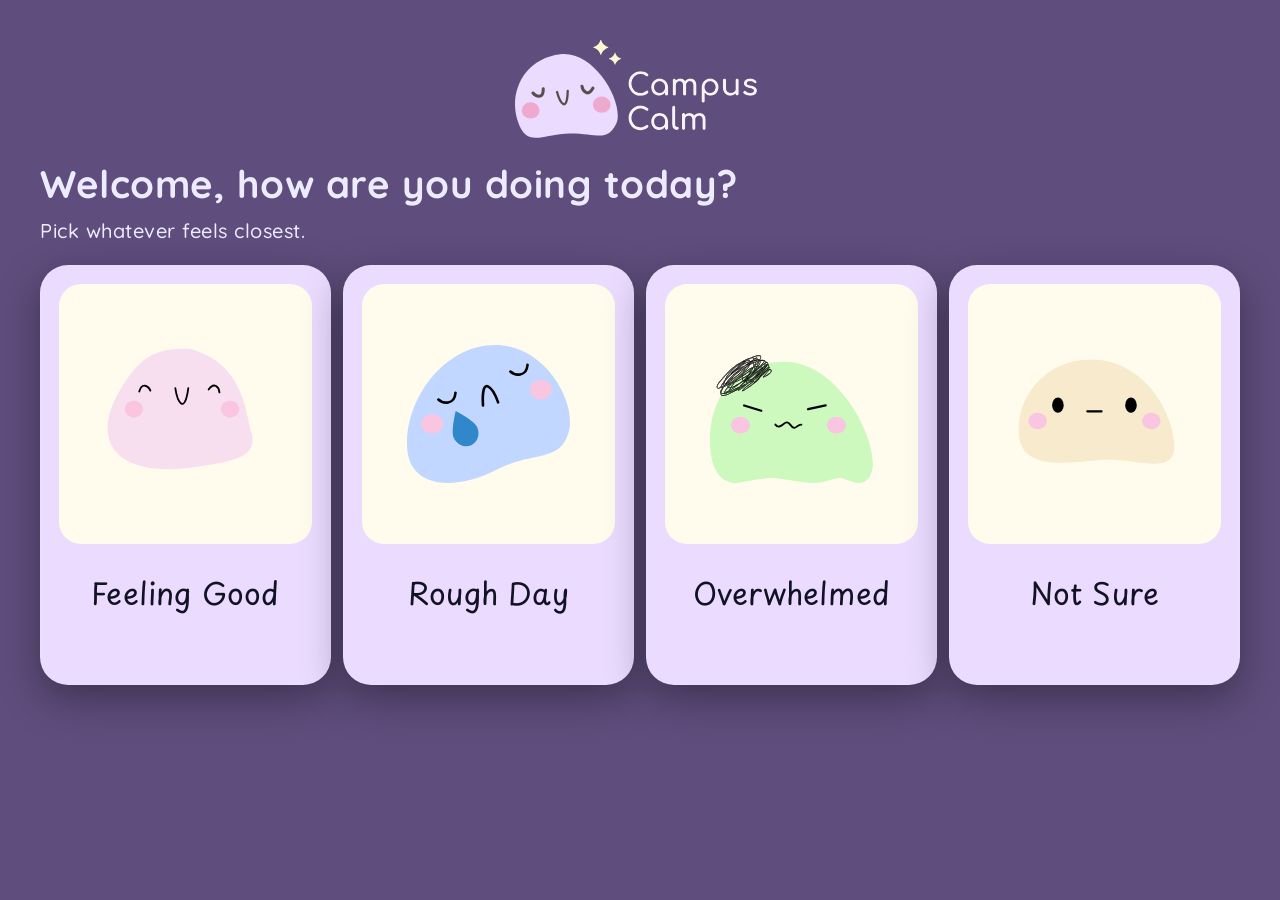
<file: index.html>
<!doctype html>
<html lang="en">
<head>
  <meta charset="utf-8" />
  <meta name="viewport" content="width=device-width, initial-scale=1" />
  <title>Campus Calm </title>

  <link rel="preconnect" href="https://fonts.googleapis.com">
  <link rel="preconnect" href="https://fonts.gstatic.com" crossorigin>
  <link href="https://fonts.googleapis.com/css2?family=Playpen+Sans+Thai:wght@400;600;700&display=swap" rel="stylesheet">
  <link href="https://fonts.googleapis.com/css2?family=Quicksand:wght@400;600;700&display=swap" rel="stylesheet">
  
  
  <style>
    body{
      margin:0;
      font-family: system-ui, -apple-system, Segoe UI, Roboto, Arial, sans-serif;
      background:#5F4D7D;
      color:#f4f4ff;
    }
    .wrap{
      max-width:1200px;
      margin:0 auto;
      padding:40px 18px;
      width: 100%;
    }
    h1{
      margin:0 0 10px;
      font-size: clamp(28px, 3vw, 42px);
    }
    p{
      margin:0 0 22px;
      color:rgba(244,244,255,.75);
      font-size: 16px;
    }
    .grid{
      display: grid;
      grid-template-columns: repeat(4, minmax(0, 1fr)); /* forces 4 columns */
      gap: 12px;
      margin-top: 18px;
      align-items: start;
    }

    .mood{
      padding: 0;
      background: transparent;
      border: none;

      width: 100%;          /* fill grid column */
      height: auto;         /* let cardOuter define height */
      display: block;       /* no need for flex here */
      min-width: 0;
    }

    .blobimg{
      width: min(180px, 75%);
      height: auto;
      object-fit: contain;
    }

    .label{
      font-family: "Playpen Sans Thai", system-ui, -apple-system, Segoe UI, Roboto, Arial, sans-serif;
      font-weight: 400;
      margin: 14px 0 0;
      font-size: 30px;
      letter-spacing: 0.2px;
      color: #121225;
      text-align: center;
      line-height: 1.15;
      min-height: 64px;           /* reserves space so “Feeling Good” doesn’t change height */
      display: flex;
      align-items: center;
      justify-content: center;
    }

    .welcomemessage{
      font-family: "Quicksand", system-ui, -apple-system, Segoe UI, Roboto, Arial, sans-serif;
      font-weight: 800;
      letter-spacing: 0.5px;
      color: #EDEBFF;

    }

    .welcomesentence{
      font-family: "Quicksand", system-ui, -apple-system, Segoe UI, Roboto, Arial, sans-serif;
      font-weight: 500;
      letter-spacing: 0.5px;
      color: #EDEBFF;
      font-size: 20px;
    }

    .note{
      margin-top:26px;
      font-size: 13px;
      color: rgba(244,244,255,.6);
    }

    .cardOuter{
      width: 100%;
      height: 420px;        /* keep consistent height */
      box-sizing: border-box;

      background: #EADBFF;
      border-radius: 28px;
      padding: 18px 18px 22px;
      box-shadow: 0 14px 40px rgba(0,0,0,.35);
      border: 1px solid rgba(255,255,255,.08);

      display: flex;
      flex-direction: column;
      justify-content: flex-start;
      text-align: center;
    }

    .cardInner{
      background: #FFFCEE;              /* pale yellow inner */
      border-radius: 22px;
      padding: 18px;
      height: 260px;
      width: 100%;
      box-sizing: border-box;

      display: flex;
      align-items: center;
      justify-content: center;
    }


    .mainLogo {           /* styles the container of the logo */
      display: flex;
      justify-content: center;
      margin-bottom: 22px;
    }

    .mainLogo img {     /* styles the logo image itself*/
      width: 250px;      /* adjust if needed */
      max-width: 60%;
      height: auto;
    }

    .mainLogo img {
      animation: float 4s ease-in-out infinite; /* float is the name of the animation which we defined with keyframes */
    }

    @keyframes float {
    0% { transform: translateY(0px); }
    50% { transform: translateY(-6px); }
    100% { transform: translateY(0px); }
    }

    .moodLink{
      text-decoration: none;   /* remove underline */
      color: inherit;          /* keep text styling */
      display: block;          /* clickable area behaves like a block */
    }

  </style>
</head>
<body>
  <main class="wrap">

  <div class="mainLogo">
    <img src="assets/logo.svg" alt="Campus Calm logo">
  </div>

  <h1 class="welcomemessage"> Welcome, how are you doing today? </h1>
    <p class = "welcomesentence"> Pick whatever feels closest. </p>

<section class="grid" aria-label="Mood options">

  <a class="mood moodLink" href="modes.html?mood=good">
    <div class="cardOuter">
      <div class="cardInner">
        <img class="blobimg"
             src="assets/mood-blobs/feeling-good.svg"
             alt="Feeling good blob">
      </div>
      <p class="label">Feeling Good</p>
    </div>
  </a>

  <a class="mood moodLink" href="modes.html?mood=rough">
    <div class="cardOuter">
      <div class="cardInner">
        <img class="blobimg"
             src="assets/mood-blobs/sad.svg"
             alt="Rough day blob">
      </div>
      <p class="label">Rough Day</p>
    </div>
  </a>

  <a class="mood moodLink" href="modes.html?mood=overwhelmed">
    <div class="cardOuter">
      <div class="cardInner">
        <img class="blobimg"
             src="assets/mood-blobs/overwhelmed.svg"
             alt="Overwhelmed blob">
      </div>
      <p class="label">Overwhelmed</p>
    </div>
  </a>

  <a class="mood moodLink" href="modes.html?mood=neutral">
    <div class="cardOuter">
      <div class="cardInner">
        <img class="blobimg"
             src="assets/mood-blobs/neutral.svg"
             alt="Not sure blob">
      </div>
      <p class="label">Not Sure</p>
    </div>
  </a>

</section>

  </main>
</body>
</html>
</file>
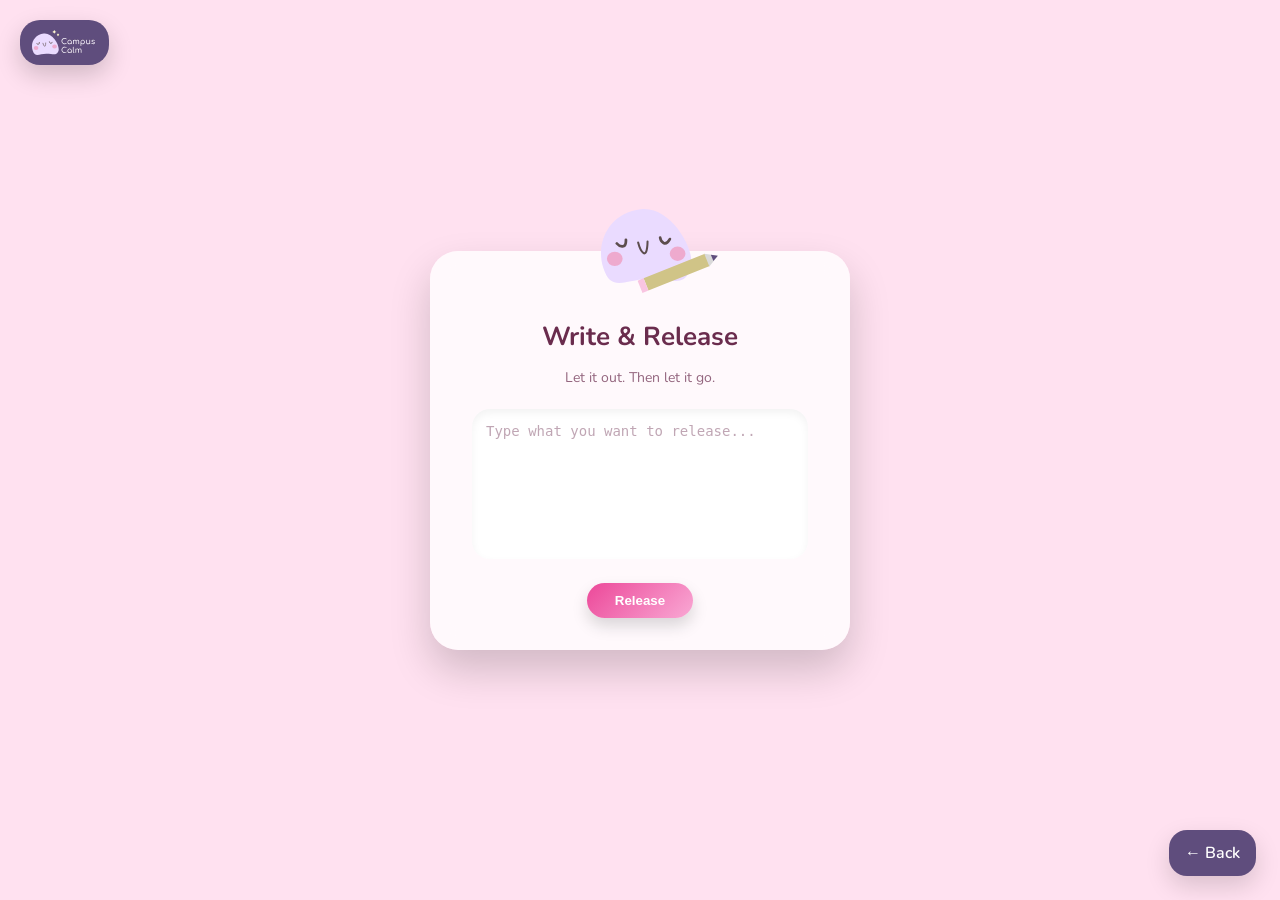
<file: journal.html>
<!DOCTYPE html>
<html lang="en">
<head>
  <meta charset="UTF-8">
  <title>Campus Calm – Journal</title>

  <!-- Google Font for soft, rounded feel -->
  <link href="https://fonts.googleapis.com/css2?family=Nunito:wght@400;600;700&display=swap" rel="stylesheet">
  <link rel="stylesheet" href="journal.css">

</head>
<body>
  <a class="backFloating" id="backBtn" href="modes.html">← Back</a>

  <a href="index.html" class="homeLogo">
  <img src="assets/logo.svg" alt="Campus Calm home">
</a>

  <div class="container">
  
    <img src="assets/writeblob.svg" alt="Campus Calm logo" class="logo">

    <h1>Write & Release</h1>
    <p class="subtitle">Let it out. Then let it go.</p>

    <textarea id="journalInput" placeholder="Type what you want to release..."></textarea>

    <button id="releaseBtn">Release</button>




    <p id="affirmation">🌙 Your thoughts are released. You are safe.</p>
  </div>

  <script src="journal.js"></script>
  <div class="confetti" id="confetti"></div>

</body>
  <script>
function releaseNote() {
  // show affirmation
  document.getElementById("affirmation").style.display = "block";

  // create confetti
  const confettiContainer = document.getElementById("confetti");

  for (let i = 0; i < 80; i++) {
    let piece = document.createElement("span");

    piece.style.left = Math.random() * 100 + "vw";
    piece.style.animationDelay = Math.random() * 0.5 + "s";
    piece.style.transform = `rotate(${Math.random()*360}deg)`;

    confettiContainer.appendChild(piece);

    // remove after animation
    setTimeout(() => {
      piece.remove();
    }, 1500);
  }
}
</script>
<div class="confetti" id="confetti"></div>

</html>
</file>
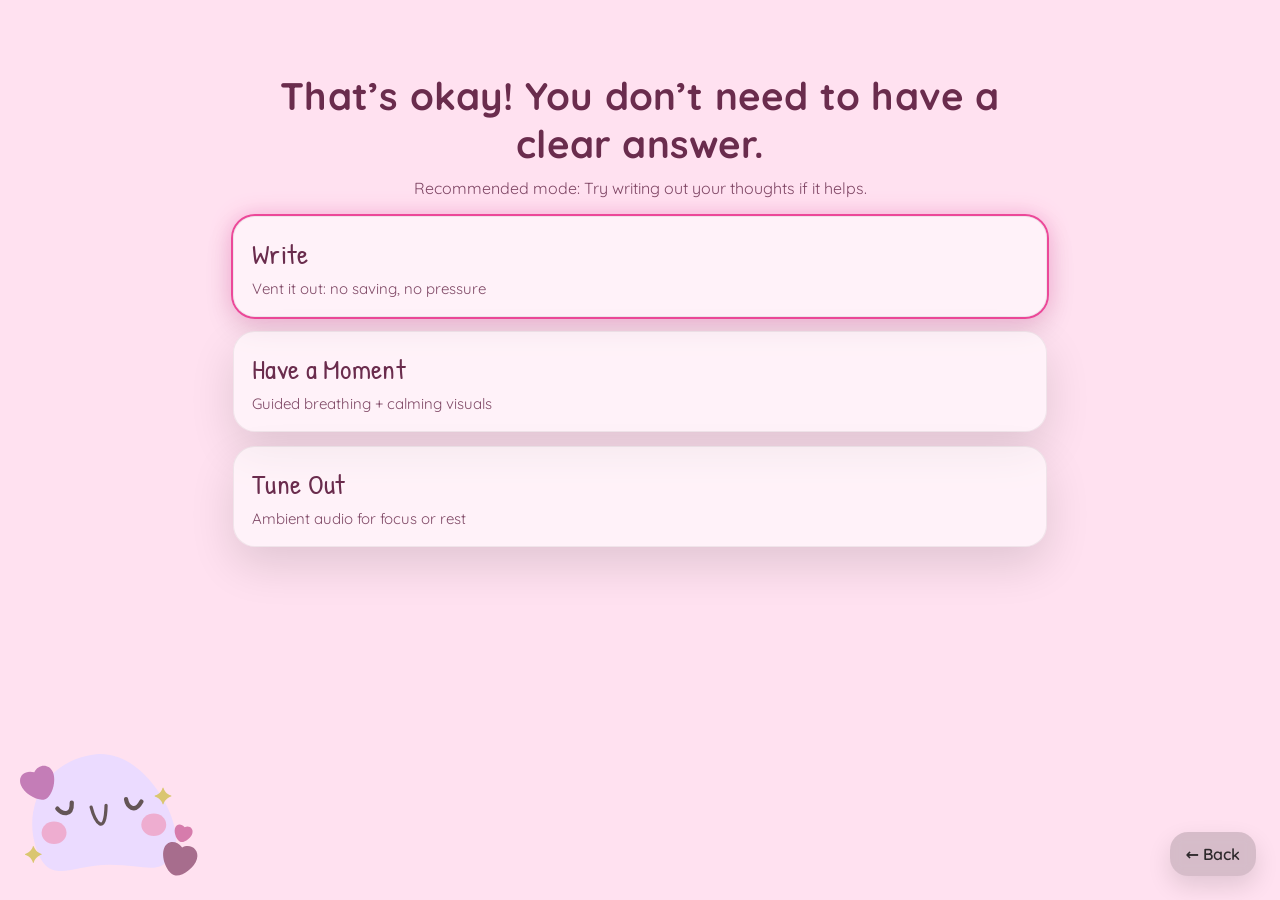
<file: modes.html>
<!doctype html>
<html lang="en">
<head>
  <meta charset="utf-8" />
  <meta name="viewport" content="width=device-width, initial-scale=1" />
  <title>Campus Calm — Choose a Mode</title>

  <!-- Fonts -->
  <link rel="preconnect" href="https://fonts.googleapis.com">
  <link rel="preconnect" href="https://fonts.gstatic.com" crossorigin>
  <link href="https://fonts.googleapis.com/css2?family=Quicksand:wght@400;600&family=Patrick+Hand&display=swap" rel="stylesheet">

  <link rel="stylesheet" href="modes.css">
</head>

<body>

  <main class="wrap">

    <!-- corner blob -->
    <img id="moodBlob" class="floatingBlob" src="assets/mainblob.svg" alt="Campus Calm blob">

    <!-- mood message -->
    <h1 id="moodTitle" class="moodTitle">Hi</h1>
    <p id="moodSub" class="moodSub">Pick a mode.</p>

    <!-- mode buttons (stacked) -->
    <section class="modeStack" aria-label="Mode options">

      <a id="momentCard" class="modeCard" href="moment.html">
        <div class="modeName">Have a Moment</div>
        <div class="modeDesc">Guided breathing + calming visuals</div>
      </a>

      <a id="journalCard" class="modeCard" href="journal.html">
        <div class="modeName">Write</div>
        <div class="modeDesc">Vent it out: no saving, no pressure</div>
      </a>

      <a id="tuneCard" class="modeCard" href="tuneout.html">
        <div class="modeName">Tune Out</div>
        <div class="modeDesc">Ambient audio for focus or rest</div>
      </a>

    </section>

  </main>

  <!-- Back button bottom-right -->
  <a class="backFloating" href="index.html">← Back</a>

  <script src="modes.js"></script>
</body>
</html>
</file>
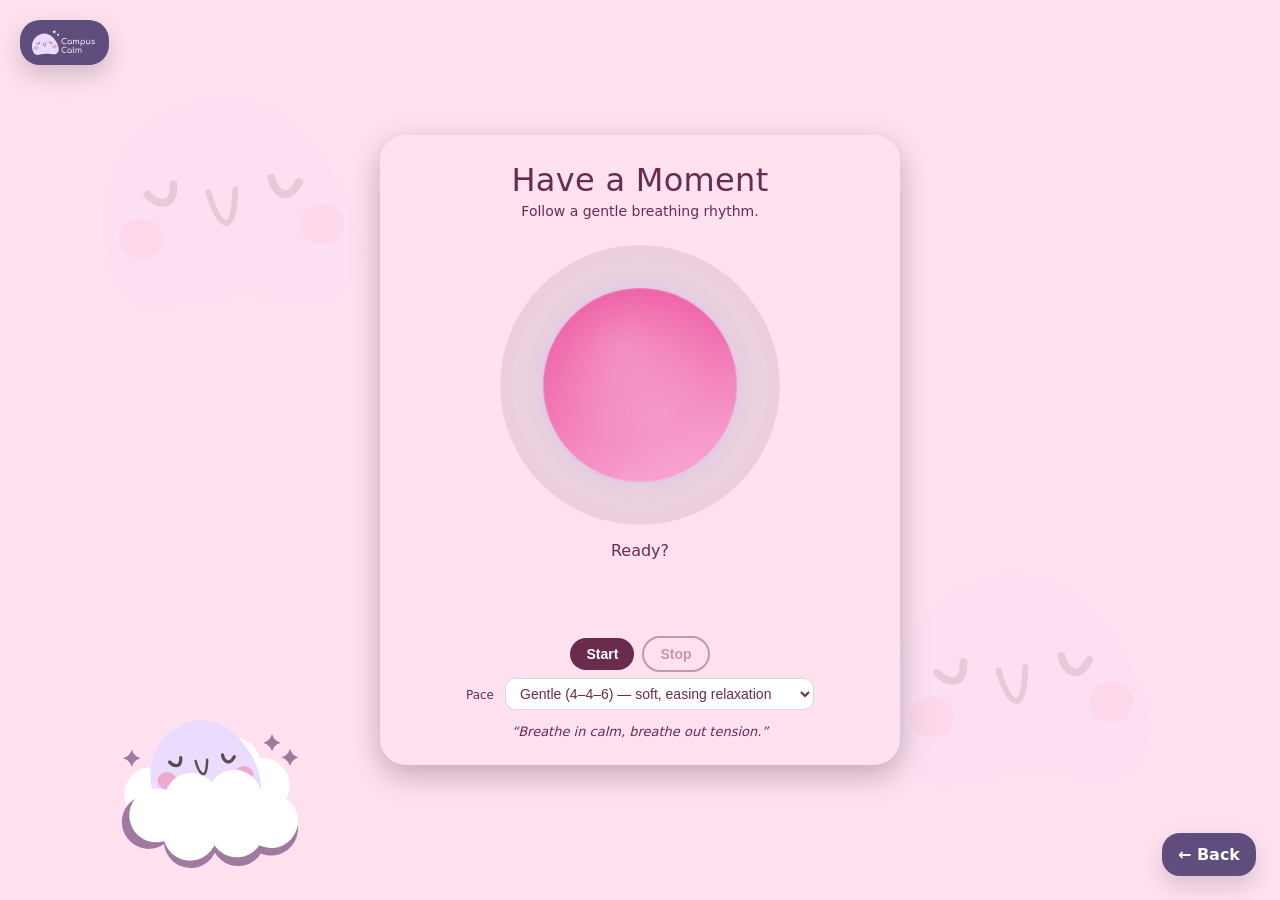
<file: moment.html>
<!doctype html>
<html lang="en">
<head>
  <meta charset="utf-8" />
  <meta name="viewport" content="width=device-width, initial-scale=1" />
  <title>Have a Moment — Campus Calm</title>
  <link rel="stylesheet" href="moment.css">
</head>
<body>

<a class="backFloating" id="backBtn" href="modes.html">← Back</a>

<a href="index.html" class="homeLogo">
  <img src="assets/logo.svg" alt="Campus Calm home">
</a>

 
<img class="momentLogo" src="assets/cloudblob.svg" alt="Campus Calm logo">
  <main class="container" role="main">
    <div class="glass"></div>
    <header>
      <h1>Have a Moment</h1>
      <p class="subtitle">Follow a gentle breathing rhythm.</p>
    </header>

    <section class="stage" role="group" aria-label="Breathing animation">
      <div class="ring" aria-hidden="true">
        <div class="ring__progress" id="ringProgress"></div>
        <div class="orb" id="orb" aria-hidden="true"></div>
      </div>

      <p id="cue" class="cue" aria-live="polite" aria-atomic="true">Ready?</p>
      <p id="subcue" class="subcue" aria-live="polite" aria-atomic="true"></p>
    </section>

    <section class="controls" aria-label="Controls">
      <button id="startBtn" class="btn" data-state="idle" aria-pressed="false">Start</button>
      <button id="stopBtn" class="btn btn--ghost" disabled>Stop</button>

      <div class="control-inline">
        <label for="patternSel" class="label">Pace</label>
        <select id="patternSel" class="select" aria-label="Breathing pace">
          <option value="4-4-6">Gentle (4–4–6) — soft, easing relaxation</option>
          <option value="4-7-8">Calm (4–7–8) — deep calming for anxiety</option>
          <option value="5-5-5">Even (5–5–5) — balanced rhythm for focus</option>
        </select>
      </div>
    </section>

    <footer>
      <blockquote class="quote" id="quote" aria-live="polite">
        “A short pause can soften a long day.”
      </blockquote>
     
    </footer>
    </div>
  </main>

  <script src="moment.js"></script>
  
</body>
</html>
</file>
<file: journal.css>
@import url('https://fonts.googleapis.com/css2?family=Nunito:wght@400;600;700&display=swap');

:root{
  --bg: #b0ade0;
  --ink: #3a2564;
  --accent-1: #8b5cf6;
  --accent-2: #c4b5fd;

  --panel: rgba(255, 255, 255, 0.82);
  --panel-shadow: 0 20px 40px rgba(0,0,0,0.18);
  --textarea-bg: #ffffff;
  --placeholder: rgba(58, 37, 100, 0.45);
  --nav-purple: #5F4D7D;
}

*{
  box-sizing: border-box;
}

body{
  margin: 0;
  min-height: 100vh;
  display: flex;
  align-items: center;
  justify-content: center;
  font-family: 'Nunito', sans-serif;
  background: var(--bg);
  color: var(--ink);
  position: relative;
  overflow: hidden;
}

/* mood-aware themes — matched to moment.css */
body.theme-good{
  --bg: #FFF7C8;
  --ink: #5b4a16;
  --accent-1: #facc15;
  --accent-2: #fde68a;
  --panel: rgba(255,255,255,0.78);
  --placeholder: rgba(91, 74, 22, 0.45);
}

body.theme-rough{
  --bg: #DCEBFF;
  --ink: #1f3a63;
  --accent-1: #60a5fa;
  --accent-2: #93c5fd;
  --panel: rgba(255,255,255,0.78);
  --placeholder: rgba(31, 58, 99, 0.42);
}

body.theme-overwhelmed{
  --bg: #b0ade0;
  --ink: #3a2564;
  --accent-1: #8b5cf6;
  --accent-2: #c4b5fd;
  --panel: rgba(255,255,255,0.78);
  --placeholder: rgba(58, 37, 100, 0.42);
}

body.theme-neutral{
  --bg: #FFE1F0;
  --ink: #6a2c4d;
  --accent-1: #ec4899;
  --accent-2: #f9a8d4;
  --panel: rgba(255,255,255,0.8);
  --placeholder: rgba(106, 44, 77, 0.42);
}

.container{
  position: relative;
  z-index: 2;
  text-align: center;
  width: 90%;
  max-width: 420px;
  padding: 60px 42px 32px;
  border-radius: 28px;
  background: var(--panel);
  box-shadow: var(--panel-shadow);
  backdrop-filter: blur(12px);
  -webkit-backdrop-filter: blur(12px);
}

.logo{
  position: absolute;
  top: -42px;
  left: 55%;
  transform: translateX(-50%);
  width: 120px;
  z-index: 10;
  animation: writeFloat 4s ease-in-out infinite;
}

@keyframes writeFloat{
  0%{
    transform: translateX(-50%) translateY(0px);
  }
  50%{
    transform: translateX(-50%) translateY(-6px);
  }
  100%{
    transform: translateX(-50%) translateY(0px);
  }
}

h1{
  margin: 0.5rem 0 6px;
  font-size: 26px;
  font-weight: 700;
  color: var(--ink);
}

.subtitle{
  margin-bottom: 22px;
  font-size: 14px;
  color: var(--ink);
  opacity: 0.72;
}

textarea{
  width: 100%;
  height: 150px;
  padding: 14px;
  resize: none;
  outline: none;
  border: none;
  border-radius: 18px;
  background: var(--textarea-bg);
  color: var(--ink);
  font-size: 14px;
  box-shadow: inset 0 4px 8px rgba(0,0,0,0.05);
}

textarea::placeholder{
  color: var(--placeholder);
}

textarea:focus{
  box-shadow:
    inset 0 4px 8px rgba(0,0,0,0.05),
    0 0 0 2px var(--accent-1);
}

button{
  margin-top: 18px;
  padding: 10px 28px;
  border: none;
  border-radius: 999px;
  background: linear-gradient(135deg, var(--accent-1), var(--accent-2));
  color: #ffffff;
  font-weight: 700;
  cursor: pointer;
  box-shadow: 0 8px 16px rgba(0,0,0,0.15);
  transition: transform 0.2s ease, box-shadow 0.2s ease;
}

button:hover{
  transform: translateY(-2px);
  box-shadow: 0 12px 22px rgba(0,0,0,0.2);
}

#affirmation{
  display: none;
  margin-top: 18px;
  font-size: 14px;
  color: var(--ink);
  opacity: 0.78;
}

/* back button */
.backFloating{
  position: fixed;
  right: 24px;
  bottom: 24px;
  z-index: 9999;
  padding: 12px 16px;
  border-radius: 18px;
  background: var(--nav-purple);
  color: #fff;
  text-decoration: none;
  font-weight: 600;
  box-shadow: 0 10px 25px rgba(0,0,0,.15);
  transition: transform 0.2s ease, box-shadow 0.2s ease;
}

.backFloating:hover{
  transform: translateY(-3px);
  box-shadow: 0 14px 35px rgba(0,0,0,.2);
}

/* top-left home logo */
.homeLogo{
  position: fixed;
  top: 20px;
  left: 20px;
  z-index: 20;
  display: flex;
  align-items: center;
  justify-content: center;
  padding: 10px 12px;
  border-radius: 20px;
  background: var(--nav-purple);
  box-shadow: 0 10px 25px rgba(0,0,0,.18);
  transition: transform 0.2s ease, box-shadow 0.2s ease;
}

.homeLogo img{
  width: 65px;
  height: auto;
}

.homeLogo:hover{
  transform: translateY(-3px);
  box-shadow: 0 14px 35px rgba(0,0,0,.25);
}

@media (max-width: 600px){
  .container{
    width: calc(100% - 32px);
    padding: 56px 22px 26px;
  }

  .logo{
    width: 78px;
    top: -34px;
  }

  .homeLogo img{
    width: 54px;
  }

  body::before,
  body::after{
    width: 180px;
    height: 180px;
  }
}
/* confetti container */
.confetti{
  position: fixed;
  top: 0;
  left: 0;
  width: 100%;
  height: 0;
  pointer-events: none;
  z-index: 999;
}

.confetti span{
  position: absolute;
  width: 8px;
  height: 12px;
  opacity: 0.9;
  animation: fall 1.5s linear forwards;
}


@keyframes fall {
  0% {
    transform: translateY(-20px) rotate(0deg);
    opacity: 1;
  }
  100% {
    transform: translateY(100vh) rotate(360deg);
    opacity: 0;
  }
}
</file>
<file: modes.css>
:root{
  --bg: #F2E9FF;
  --ink: #2a1f3a;          /* will be overridden by theme */
  --cardOuter: rgba(255,255,255,.55);
  --cardBorder: rgba(0,0,0,.06);
  --shadow: 0 18px 45px rgba(0,0,0,.12);
}

*{ box-sizing: border-box; }

body{
  margin:0;
  background: var(--bg);
  color: var(--ink);
  font-family: "Quicksand", system-ui, -apple-system, Segoe UI, Roboto, Arial, sans-serif;
}

.modeCard.recommended{
  box-shadow:
    0 0 0 2px var(--accent-1),
    0 0 22px var(--accent-2),
    0 12px 30px rgba(0,0,0,0.12);
}

.wrap{
  max-width: 850px;
  margin: 0 auto;
  padding: 48px 18px 90px;
  position: relative;
}

.floatingBlob{
  position: fixed;
  bottom: 20px;
  left: 20px;
  width: 180px;
  height: auto;
  opacity: 0.95;
  pointer-events: none; /* prevents blocking clicks */
}

.moodTitle{
  margin: 0;
  padding-top: 24px;
  font-size: clamp(26px, 3vw, 40px);
  letter-spacing: .2px;
  text-align: center;
}

.moodSub{
  margin: 10px 0 18px;
  text-align: center;
  font-size: 16px;
  opacity: .85;
}

.recLabel{
  text-align: center;
  margin: 0 0 14px;
  font-weight: 600;
  opacity: .9;
}

.modeStack{
  display: grid;
  gap: 14px;
  margin-top: 10px;
}

.modeCard{
  display: block;
  text-decoration: none;
  color: inherit;
  padding: 18px 18px;
  border-radius: 22px;
  background: var(--cardOuter);
  border: 1px solid var(--cardBorder);
  box-shadow: var(--shadow);
  transition: transform .15s ease, box-shadow .15s ease;
}

.modeCard:hover{
  transform: translateY(-3px);
  box-shadow: 0 22px 55px rgba(0,0,0,.16);
}

.modeName{
  font-family: "Patrick Hand", cursive;
  font-size: 28px;
  letter-spacing: .3px;
}

.modeDesc{
  margin-top: 6px;
  font-size: 15px;
  opacity: .85;
}


/* Back button bottom-right (same as tuneout vibe) */
.backFloating{
  position: fixed;
  bottom: 24px;
  right: 24px;
  background: rgba(0,0,0,.16);
  color: rgba(0,0,0,.78);
  padding: 12px 16px;
  border-radius: 18px;
  text-decoration: none;
  font-weight: 600;
  box-shadow: 0 10px 25px rgba(0,0,0,.12);
  backdrop-filter: blur(6px);
}

.backFloating:hover{
  transform: translateY(-2px);
}

/* THEMES */
body.theme-good{
  --bg: #FFF7C8;
  --ink: #5b4a16;
  --cardOuter: rgba(255,255,255,.62);
  --accent-1: #facc15;
  --accent-2: #fde68a;
}

body.theme-rough{
  --bg: #DCEBFF;
  --ink: #1f3a63;
  --cardOuter: rgba(255,255,255,.58);
  --accent-1: #60a5fa;
  --accent-2: #93c5fd;
}

body.theme-overwhelmed{
  --bg: #b0ade0;
  --ink: #3a2564;
  --cardOuter: rgba(255,255,255,.54);
  --accent-1: #8b5cf6;
  --accent-2: #c4b5fd;
}

body.theme-neutral{
  --bg: #FFE1F0;
  --ink: #6a2c4d;
  --cardOuter: rgba(255,255,255,.58);
  --accent-1: #ec4899;
  --accent-2: #f9a8d4;
}

body.theme-good .floatingBlob{
  animation: blobHappy 3.8s ease-in-out infinite;
}

body.theme-rough .floatingBlob{
  animation: blobSway 5.5s ease-in-out infinite;
}

body.theme-overwhelmed .floatingBlob{
  animation: blobBreathe 6s ease-in-out infinite;
}

body.theme-neutral .floatingBlob{
  animation: blobGentle 4.8s ease-in-out infinite;
}

@keyframes blobHappy{
  0%   { transform: translateY(0px) rotate(-1deg); }
  50%  { transform: translateY(-10px) rotate(1deg); }
  100% { transform: translateY(0px) rotate(-1deg); }
}

@keyframes blobSway{
  0%   { transform: translateX(0px) rotate(0deg); }
  25%  { transform: translateX(4px) rotate(1deg); }
  50%  { transform: translateX(0px) rotate(0deg); }
  75%  { transform: translateX(-4px) rotate(-1deg); }
  100% { transform: translateX(0px) rotate(0deg); }
}

@keyframes blobBreathe{
  0%   { transform: scale(1); }
  50%  { transform: scale(1.04); }
  100% { transform: scale(1); }
}

@keyframes blobGentle{
  0%   { transform: translateY(0px) rotate(0deg); }
  50%  { transform: translateY(-6px) rotate(1deg); }
  100% { transform: translateY(0px) rotate(0deg); }
}
</file>
<file: moment.css>
@import url('https://fonts.googleapis.com/css2?family=Inter:wght@300;500&display=swap');

/* ---------- Base / Theme ---------- */
:root{
  --bg: #F2E9FF;
  --ink: #2a1f3a;
  --cardOuter: rgba(255,255,255,.55);
  --cardBorder: rgba(0,0,0,.06);
  --shadow: 0 18px 45px rgba(0,0,0,.12);

  --accent-1: #a5b4fc;
  --accent-2: #7dd3fc;
  --ring-track: rgba(0,0,0,.08);

  --orb-min: 0.88;
  --orb-max: 1.16;
}

* { box-sizing: border-box; }

html, body { height: 100%; }

body{
  margin:0;
  font-family: "Quicksand", system-ui, -apple-system, Segoe UI, Roboto, Arial, sans-serif;
  background: var(--bg);
  color: var(--ink);
  display: grid;
  place-items: center;
  overflow: hidden;
  position: relative;
}

/* ---------- Glass Container Card ---------- */
.container {
  position: relative;
  z-index: 2;

  width: min(92vw, 520px);
  padding: 26px 22px 20px;

  background: var(--glass);
  border: 1px solid var(--glass-border);
  border-radius: 26px;

  backdrop-filter: blur(18px);
  -webkit-backdrop-filter: blur(18px);

  box-shadow:
    0 10px 30px rgba(0,0,0,0.25),
    inset 0 1px 0 rgba(255,255,255,0.05);

  text-align: center;
}

/* ---------- Floating Background Shapes — autonomous, infinite ---------- */
.floaters {
  position: fixed;
  inset: -15% -10%;
  margin: 0;
  padding: 0;
  list-style: none;
  z-index: 0;
  pointer-events: none;
}

.floaters li {
  position: absolute;
  width: clamp(90px, 14vw, 170px);
  aspect-ratio: 1 / 1;
  background: rgba(255,255,255,0.06);
  filter: blur(9px);
  border-radius: 40% 60% 65% 35% / 48% 52% 48% 52%;

  /* Each shape floats forever along a closed path */
  animation: float-loop 26s ease-in-out infinite;
  will-change: transform;
  opacity: 0.9;
}

/* Staggered positions, sizes, and durations for natural variation */
.floaters li:nth-child(1) { top: 8%;  left: 10%; animation-duration: 28s; transform: translate3d(0,0,0) scale(1.05); }
.floaters li:nth-child(2) { top: 40%; right: 8%; animation-duration: 30s; transform: translate3d(0,0,0) scale(0.95); }
.floaters li:nth-child(3) { bottom: 10%; left: 6%; animation-duration: 32s; transform: translate3d(0,0,0) scale(1.10); }
.floaters li:nth-child(4) { bottom: 24%; right: 16%; animation-duration: 29s; transform: translate3d(0,0,0) scale(0.98); }
.floaters li:nth-child(5) { top: 52%; left: 36%; animation-duration: 34s; transform: translate3d(0,0,0) scale(1.00); }

/* A gentle figure‑8 style loop so the motion feels organic and endless */
@keyframes float-loop {
  0%   { transform: translate3d(  0px,   0px, 0) rotate(0deg)    scale(1.00); }
  20%  { transform: translate3d( 14px, -10px, 0) rotate(1.5deg)  scale(1.01); }
  40%  { transform: translate3d(-10px,  12px, 0) rotate(-1.5deg) scale(1.00); }
  60%  { transform: translate3d( 16px,   6px, 0) rotate(1.0deg)  scale(1.02); }
  80%  { transform: translate3d(-12px,  -8px, 0) rotate(-1.0deg) scale(0.99); }
  100% { transform: translate3d(  0px,   0px, 0) rotate(0deg)    scale(1.00); }
}

/* Respect reduced motion */
@media (prefers-reduced-motion: reduce) {
  .floaters li { animation: none !important; transform: none !important; }
}
/* ---------- Stage (ring + orb + cues) ---------- */
.stage {
  display: grid;
  place-items: center;
  gap: 6px;
  padding: 12px 8px 4px;                /* tighter */
}

.ring {
  position: relative;
  width: clamp(190px, 36vw, 280px);     /* smaller ring */
  aspect-ratio: 1 / 1;
  border-radius: 50%;
  background: var(--ring-track);
  display: grid;
  place-items: center;
  box-shadow: inset 0 0 0 1px rgba(255,255,255,0.06);
  overflow: hidden;
}

.ring::before {
  content: "";
  position: absolute;
  inset: 12px;                          /* tighter inner gap */
  border-radius: 50%;
  background: rgba(255,255,255,0.04);
}

.ring__progress {
  --angle: 0deg;
  position: absolute;
  inset: 0;
  border-radius: 50%;
  background:
    conic-gradient(from -90deg,
      var(--accent-1),
      var(--accent-2) var(--angle),
      transparent var(--angle));
  mask: radial-gradient(circle at center, transparent 66%, black 67%);
  -webkit-mask: radial-gradient(circle at center, transparent 66%, black 67%);
  filter: drop-shadow(0 0 10px rgba(0,0,0,0.1));
}

/* Replace your current .orb block with this */
.orb {
  position: absolute;
  width: clamp(130px, 26vw, 220px);
  aspect-ratio: 1 / 1;
  border-radius: 50%;
  background:
    radial-gradient(circle at 40% 30%, rgba(255,255,255,0.24), rgba(255,255,255,0) 55%),
    radial-gradient(circle at 60% 65%, rgba(255,255,255,0.12), rgba(255,255,255,0) 65%),
    linear-gradient(160deg, var(--accent-1), var(--accent-2));
  box-shadow: 0 0 22px rgba(165, 180, 252, 0.32);
  transform: scale(var(--orb-min));
  /* Keep a minimal default; JS will set exact duration per phase */
  transition: transform 0.001s linear;
  will-change: transform, filter;
}

.cue {
  margin-top: 10px;
  font-size: 16px;                      /* smaller text */
  font-weight: 500;
}

.subcue {
  font-size: 13px;
  color: var(--muted);
  min-height: 18px;
}

/* ---------- Controls ---------- */
.controls {
  margin-top: 6px;
  display: flex;
  flex-wrap: wrap;
  gap: 6px 8px;
  align-items: center;
  justify-content: center;
}

.btn {
  background: var(--ink);
  color: white;
  font-weight: 600;
  border: none;
  border-radius: 999px;
  padding: 8px 16px;
  cursor: pointer;
  transition: transform .2s ease, opacity .2s ease;
  font-size: 14px;
}

.btn:hover {
  transform: scale(1.05);
  opacity: .9;
}

.btn:active {
  transform: scale(1);
}

.btn[disabled] {
  opacity: .4;
  cursor: not-allowed;
}

.btn--ghost {
  background: transparent;
  color: var(--ink);
  border: 2px solid var(--ink);
}

.label {
  font-size: 12px;
  color: var(--muted);
  margin-right: 6px;
}

.select {
  background: white;
  border: 1px solid rgba(0,0,0,.15);
  color: var(--ink);
  border-radius: 10px;
  padding: 6px 10px;
  cursor: pointer;
  font-size: 14px;
}

.select option {
  background: #1e293b; /* dark glass-like tone */
  color: white;
}

.select:focus {
  outline: none;
  border-color: #a5b4fc;
  box-shadow: 0 0 0 2px rgba(165,180,252,0.25);
}

/* ---------- Footer ---------- */
.quote {
  margin: 14px auto 6px;
  color: var(--ink);
  font-size: 13px;                      /* smaller quote text */
  font-style: italic;
  max-width: 60ch;
}

.backFloating{
  position: fixed;
  bottom: 24px;
  right: 24px;
  background: #5F4D7D;
  color: #fff;
  padding: 12px 16px;
  border-radius: 18px;
  text-decoration: none;
  font-weight: 600;
  box-shadow: 0 10px 25px rgba(0,0,0,.15);
  transition: 0.2s ease;
}

.backFloating:hover{
  transform: translateY(-3px);
  box-shadow: 0 14px 35px rgba(0,0,0,.2);
}

.back:hover{
  background: rgba(255,255,255,.7);
}

/* ---------- Reduced Motion ---------- */
@media (prefers-reduced-motion: reduce) {
  .floaters li { animation: none !important; }
  .orb, .ring__progress { transition: none !important; }
}

header {
  text-align: center;
  margin-bottom: 6px;
}

h1 {
  margin: 0;
  font-weight: 500;
  letter-spacing: 0.3px;
}

.subtitle {
  margin-top: 4px;
  font-size: 14px;
  color: var(--muted);
}
/* MOOD THEMES */

body.theme-good{
  --bg: #FFF7C8;
  --ink: #5b4a16;
  --accent-1: #facc15;
  --accent-2: #fde68a;
}

body.theme-rough{
  --bg: #DCEBFF;
  --ink: #1f3a63;
  --accent-1: #60a5fa;
  --accent-2: #93c5fd;
}

body.theme-overwhelmed{
  --bg: #b0ade0;
  --ink: #3a2564;
  --accent-1: #8b5cf6;
  --accent-2: #c4b5fd;
}

body.theme-neutral{
  --bg: #FFE1F0;
  --ink: #6a2c4d;
  --accent-1: #ec4899;
  --accent-2: #f9a8d4;
}

/* Floating PNG blobs */

body::before,
body::after{
  content: "";
  position: fixed;
  width: 260px;
  height: 260px;
  background: url("assets/mainblob.svg") no-repeat center/contain;
  opacity: 0.15;
  pointer-events: none;
  z-index: 0;
  animation: floatBlob 20s ease-in-out infinite;
}

body::before{
  top: 8%;
  left: 8%;
}

body::after{
  bottom: 10%;
  right: 10%;
  animation-duration: 24s;
}

@keyframes floatBlob{
  0%{ transform: translateY(0px); }
  50%{ transform: translateY(-20px); }
  100%{ transform: translateY(0px); }
}

.momentLogo{
  position: fixed;
  bottom: 30px;
  left: 120px;
  width: 180px;
  z-index: 3;
  animation: float 4s ease-in-out infinite;
}

@keyframes float{
  0%{ transform: translateX(-50%) translateY(0px); }
  50%{ transform: translateX(-50%) translateY(-6px); }
  100%{ transform: translateX(-50%) translateY(0px); }
}

.homeLogo{
  position: fixed;
  top: 20px;
  left: 20px;
  z-index: 20;

  display: flex;
  align-items: center;
  justify-content: center;

  background: #5F4D7D; /* same as back button */
  border-radius: 20px;
  padding: 10px 12px;

  box-shadow: 0 10px 25px rgba(0,0,0,.18);
  transition: transform 0.2s ease, box-shadow 0.2s ease;
}

.homeLogo img{
  width: 65px;  
  height: auto;
}

.homeLogo:hover{
  transform: translateY(-3px);
  box-shadow: 0 14px 35px rgba(0,0,0,.25);
}
</file>
